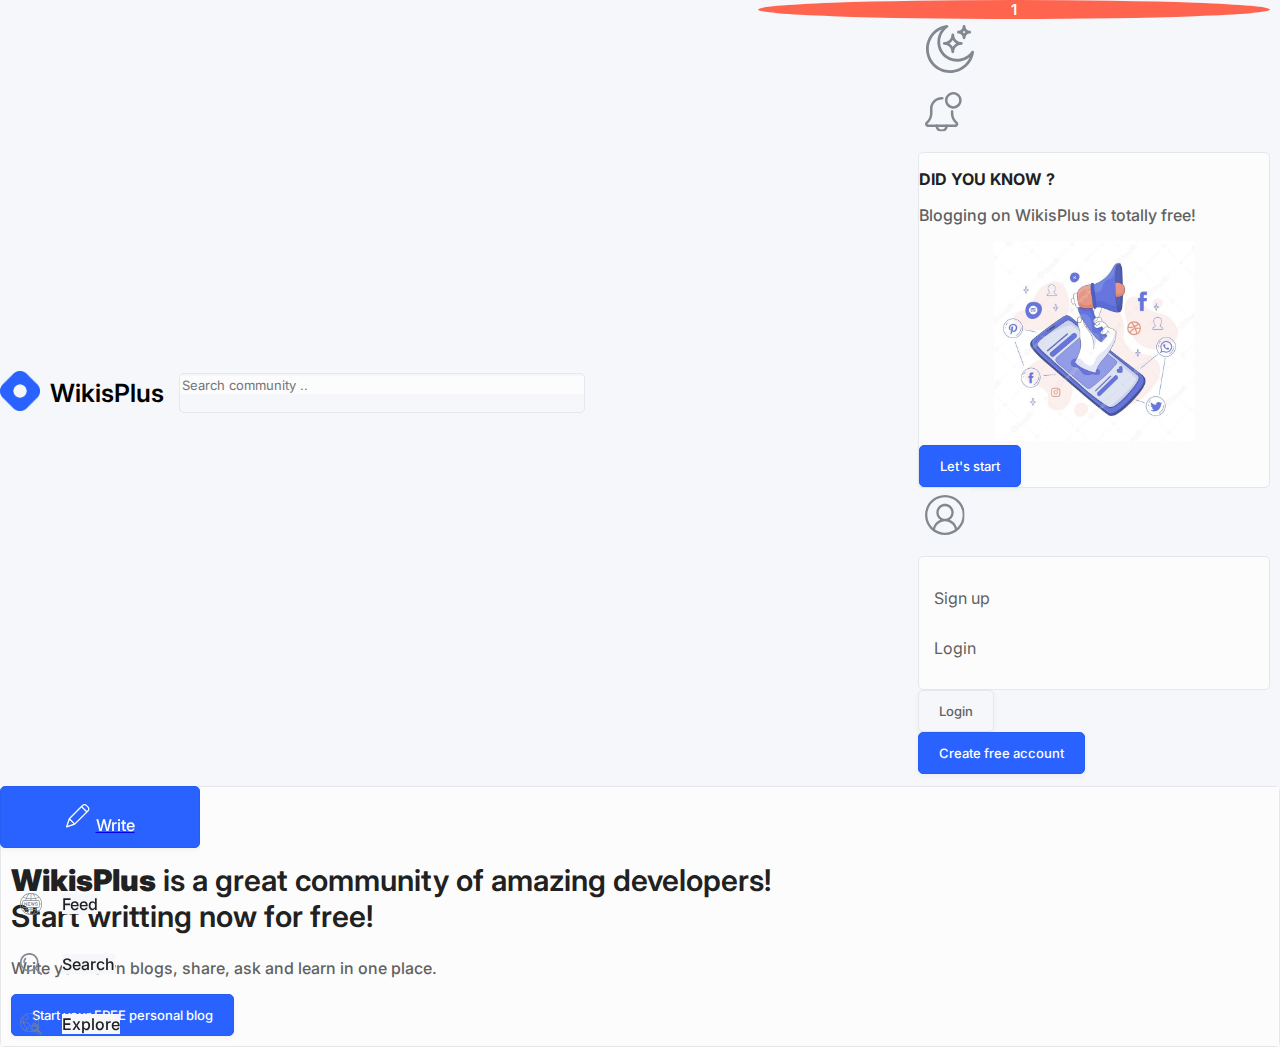
<file: index.html>
<!DOCTYPE html PUBLIC "-//W3C//DTD XHTML 1.0 Strict//EN" "http://www.w3.org/TR/xhtml1/DTD/xhtml1-strict.dtd">

<html lang="en" data-theme="light" data-screen="big">
<!-- Landig Page -->

<head>
    <meta name="description"
        content="is a community for developers that shares useful information about IT and develpment strategies, dedicated to people who develop." />
    <meta charset="UTF-8">
    <meta http-equiv="X-UA-Compatible" content="IE=edge">
    <meta name="viewport" content="width=device-width, initial-scale=1.0">
    <meta name="keywords" content="web design, web development ..." />
    <!-- Bootstrap CDN -->
    <link href="https://cdn.jsdelivr.net/npm/bootstrap@5.0.2/dist/css/bootstrap.min.css" rel="stylesheet"
        integrity="sha384-EVSTQN3/azprG1Anm3QDgpJLIm9Nao0Yz1ztcQTwFspd3yD65VohhpuuCOmLASjC" crossorigin="anonymous">

    <!-- Fontawesome CDN -->
    <link rel="stylesheet" href="https://pro.fontawesome.com/releases/v5.10.0/css/all.css"
        integrity="sha384-AYmEC3Yw5cVb3ZcuHtOA93w35dYTsvhLPVnYs9eStHfGJvOvKxVfELGroGkvsg+p" crossorigin="anonymous" />
    <link rel="stylesheet" href="src/css/landing_page.css">
    <title>WikisPlus</title>
</head>

<body class="_body container-fluid">
    <section class="container-fluid landing_page p-0">
        <div class="row relative">
            <div class="col-sm-12 sol-md-12 mb-3 sticky-top">
                <nav class="nav_bar_lg" id="navbar">
                    <div class="nav_bar_content d-flex-spacebetween-center">
                        <div class="header_logo_lg d-flex-center-center">
                            <div class="hum-menu-open" id="open_left_side_menu">
                                <i class="fas fa-bars"></i>
                            </div>
                            <a href="index.html" class="logo_link d-flex-center-center">
                                <div class="logo_png">
                                    <img class="logo" src="assets/brand-icon.png" alt="logo_png" />
                                </div>
                                <div class="brand_txt">
                                    <h1 class="brand">WikisPlus</h1>
                                </div>
                            </a>
                            <div class="search_container">
                                <div class="input-group d-none-1023">
                                    <input type="text" class="form-control" placeholder="Search community ..">
                                    <div class="input-group-append">
                                        <button class="btn s-btn-secondary" type="button" title="Go">
                                            <i class="fa fa-search"></i>
                                        </button>
                                    </div>
                                </div>
                            </div>
                        </div>
                        <div class="header_content d-flex">
                            <div class="dark-light_toggler" title="what's your mode now ?!">
                                <img src="assets/night-mode.svg" alt="theme-icon" class="theme-icon" data-check="checked" data-name="theme" for="switch">
                            </div>
                            <div class="dropdown">
                                <button type="button" class="prof-not-btn" data-bs-toggle="dropdown"
                                    aria-expanded="false">
                                    <img src="assets/notification.svg" alt="notification" class="not-icon">
                                </button>
                                <div class="notification-count"><span id="not-counter">1</span></div>
                                <div class="dropdown-menu prof-not-menu p-2">
                                    <div class="notification-menu-content">
                                        <div class="notification-menu-header">
                                            <p class="notification-menu-header-tit"><strong>DID YOU KNOW ?</strong>
                                            </p>
                                            <p class="notification-menu-header-txt">Blogging on WikisPlus is totally
                                                free!</p>
                                        </div>
                                        <div class="image-container">
                                            <img src="assets/not.jpg" alt="not-img" width="200">
                                        </div>
                                        <div class="notification-btn-container">
                                            <a href="#" class="btn_link" title="click to sign in">
                                                <button class="btn_prime wel_btn w-100 mt-3">Let's start</button>
                                            </a>
                                        </div>
                                    </div>
                                </div>
                            </div>
                            <div class="dropdown">
                                <button type="button" class="prof-not-btn" data-bs-toggle="dropdown"
                                    aria-expanded="false">
                                    <img src="assets/user.svg" alt="user" class="user-icon">
                                </button>
                                <div class="dropdown-menu prof-not-menu p-2 mr-2">
                                    <div class="user-menu-content">
                                        <ul class="menu_items">
                                            <a href="#" class="menu_item">
                                                <li class="item border-rad-5">Sign up</li>
                                            </a>
                                            <a href="src/pages/login.html" class="menu_item">
                                                <li class="item border-rad-5">Login</li>
                                            </a>
                                        </ul>
                                    </div>
                                </div>
                            </div>
                            <div class="header_btns_container">
                                <div class="btn">
                                    <a href="src/pages/login.html" class="btn_link" title="click to sign in">
                                        <button class="btn_second prime-link-login">Login</button>
                                    </a>
                                </div>
                                <div class="btn">
                                    <a href="src/pages/signup.html" class="btn_link" title="join our community">
                                        <button class="btn_prime prime-link-signup">Create free account</button>
                                    </a>
                                </div>
                            </div>
                        </div>
                    </div>
                </nav>
            </div>
            <div class="col-sm-12 col-md-3 col-lg-2">
                <div class="page_node left_side">
                    <div class="fixed main-menu-container scroll-y">
                        <div class="wel_area border-rad-5 w-100">
                            <div class="wel_btns mt-2">
                                <div class="btn">
                                    <a href="src/pages/signup.html" class="btn_link" title="join our community">
                                        <button class="btn_prime wel_btn d-flex-center-center">
                                            <img src="assets/pen.svg" alt="pen" width="30" class="pen-img">
                                            <p class="btn_txt">Write</p>
                                        </button>
                                    </a>
                                </div>
                            </div>
                        </div>
                        <div class="main_menu mt-1">
                            <ul class="menu_items">
                                <a href="src/pages/feeds.html" class="menu_item">
                                    <img src="assets/news.svg" alt="item_icon" class="item_icon">
                                    <li class="item">Feed</li>
                                </a>
                                <a href="#" class="menu_item">
                                    <img src="assets/search.svg" alt="item_icon" class="item_icon">
                                    <li class="item">Search</li>
                                </a>
                                <a href="#" class="menu_item">
                                    <img src="assets/geography.svg" alt="item_icon" class="item_icon">
                                    <li class="item">Explore</li>
                                </a>
                                <a href="#" class="menu_item">
                                    <img src="assets/hashtag.svg" alt="item_icon" class="item_icon">
                                    <li class="item">Tags</li>
                                </a>
                                <a href="#" class="menu_item">
                                    <img src="assets/bookmark-white.svg" alt="item_icon" class="item_icon">
                                    <li class="item">Bookmarks</li>
                                </a>
                                <a href="#" class="menu_item">
                                    <img src="assets/down-arrow.svg" alt="item_icon" class="item_icon">
                                    <li class="item">More</li>
                                </a>
                            </ul>
                        </div>
                    </div>
                </div>
            </div>
            <div class="col-sm-12 col-md-9 col-lg-10">
                <div class="page_node rigth_side has_border border-rad-5 text-center">
                    <div class="rigth_side_block has_bott_border w-100">
                        <div class="wel_block_content p-1">
                            <h2 class="main_tit">
                                <strong>WikisPlus</strong> is a great community of amazing developers!<br />Start
                                writting now for
                                free!
                            </h2>
                            <p class="sub_main_txt">
                                Write your own blogs, share, ask and learn in one place.
                            </p>
                            <div class="wel_block_btn  mt-3">
                                <div class="btn">
                                    <a href="src/pages/login.html" class="btn_link" title="join our community">
                                        <button class="btn_prime">Start your FREE personal
                                            blog</button>
                                    </a>
                                </div>
                            </div>
                        </div>
                    </div>
                </div>
            </div>
        </div>
    </section>
    <section class="mob-left-menu" id="mob-left-menu-container">
        <div class="mob-left-menu-content" id="mob-left-menu">
            <div class="wel_area has_border border-rad-5 p-2">
                <div class="wel_txt">
                    <strong>WikisPlus</strong> is a great community of amazing developers!<br />Start writting now for
                    free!
                </div>
                <div class="wel_btns mt-2">
                    <div class="btn">
                        <a href="src/pages/signup.html" class="btn_link" title="join our community">
                            <button class="btn_prime wel_btn d-flex-center-center">
                                <img src="assets/pen.svg" alt="pen" width="30" class="pen-img">
                                <p class="btn_txt">Write</p>
                            </button>
                        </a>
                    </div>
                    <div class="btn mt-2">
                        <a href="src/pages/login.html" class="btn_link" title="click to sign in">
                            <button class="btn_second wel_btn">Login</button>
                        </a>
                    </div>
                </div>
            </div>
            <div class="main_menu mt-1 main_menu_mob">
                <ul class="menu_items">
                    <a href="src/pages/feeds.html" class="menu_item">
                        <img src="assets/news.svg" alt="item_icon" class="item_icon">
                        <li class="item">Feed</li>
                    </a>
                    <a href="#" class="menu_item">
                        <img src="assets/search.svg" alt="item_icon" class="item_icon">
                        <li class="item">Search</li>
                    </a>
                    <a href="#" class="menu_item">
                        <img src="assets/geography.svg" alt="item_icon" class="item_icon">
                        <li class="item">Explore</li>
                    </a>
                    <a href="#" class="menu_item">
                        <img src="assets/hashtag.svg" alt="item_icon" class="item_icon">
                        <li class="item">Tags</li>
                    </a>
                    <a href="#" class="menu_item">
                        <img src="assets/bookmark-white.svg" alt="item_icon" class="item_icon">
                        <li class="item">Bookmarks</li>
                    </a>
                    <a href="#" class="menu_item">
                        <img src="assets/down-arrow.svg" alt="item_icon" class="item_icon">
                        <li class="item">More</li>
                    </a>
                </ul>
            </div>
        </div>
        <div id="close-left-menu">
            <img src="assets/cancel.svg" alt="close" id="close-menu-btn">
        </div>
    </section>
    <script src="src\JS\index.js"></script>
    <script src="https://cdn.jsdelivr.net/npm/bootstrap@5.1.0/dist/js/bootstrap.bundle.min.js"
        integrity="sha384-U1DAWAznBHeqEIlVSCgzq+c9gqGAJn5c/t99JyeKa9xxaYpSvHU5awsuZVVFIhvj"
        crossorigin="anonymous"></script>
</body>

</html>
</file>
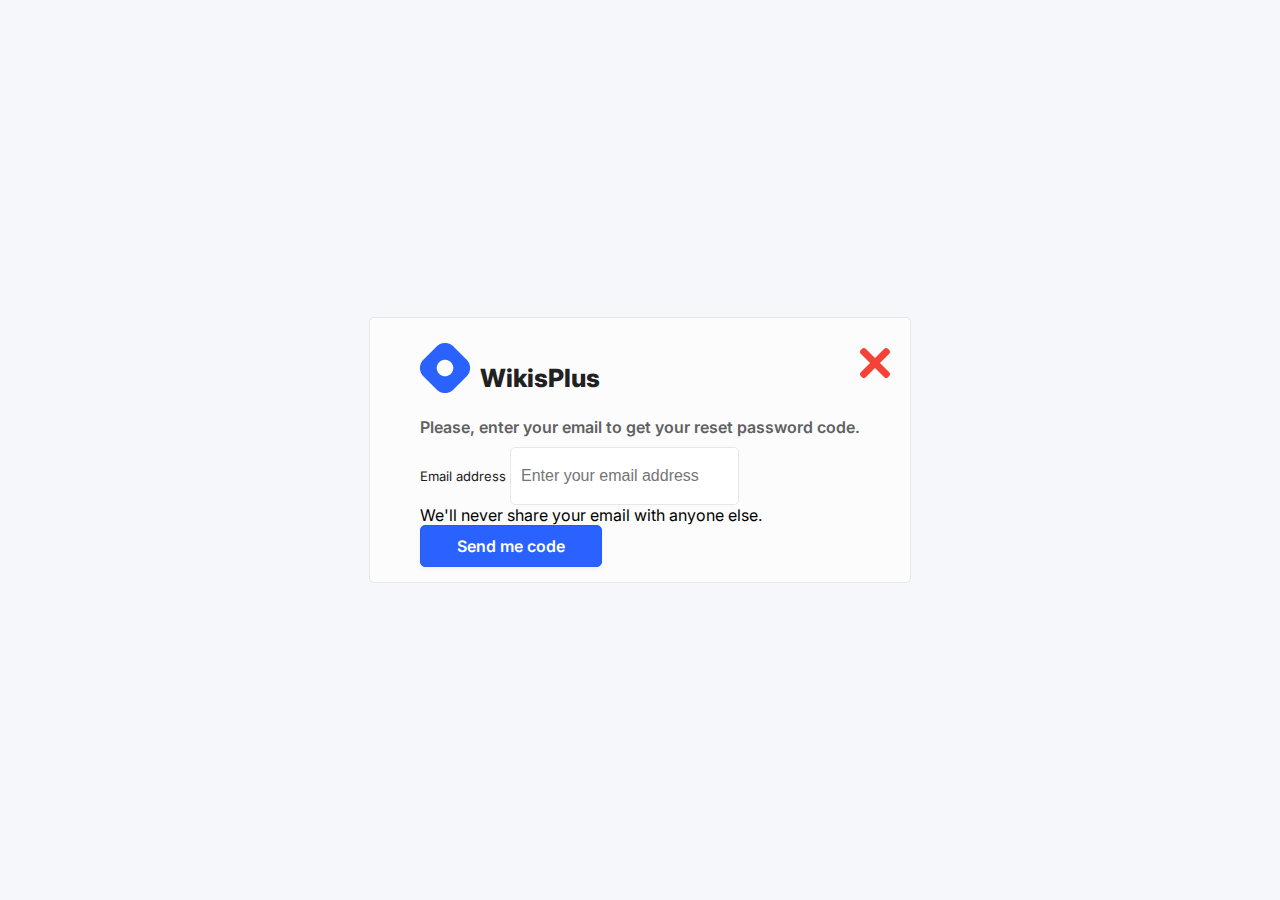
<file: src/pages/forgetpass.html>
<!DOCTYPE html PUBLIC "-//W3C//DTD XHTML 1.0 Strict//EN" "http://www.w3.org/TR/xhtml1/DTD/xhtml1-strict.dtd">

<html lang="en" data-theme="light" data-screen="big">
<!-- Forget Password Page -->

<head>
    <meta name="description"
        content="is a community for developers that shares useful information about IT and develpment strategies, dedicated to people who develop." />
    <meta charset="UTF-8">
    <meta http-equiv="X-UA-Compatible" content="IE=edge">
    <meta name="viewport" content="width=device-width, initial-scale=1.0">
    <meta name="keywords" content="web design, web development ..." />
    <!-- Bootstrap CDN -->
    <link href="https://cdn.jsdelivr.net/npm/bootstrap@5.0.2/dist/css/bootstrap.min.css" rel="stylesheet"
        integrity="sha384-EVSTQN3/azprG1Anm3QDgpJLIm9Nao0Yz1ztcQTwFspd3yD65VohhpuuCOmLASjC" crossorigin="anonymous">

    <link rel="stylesheet" href="../css/signup-login.css">
    <title>Forget pass || WikisPlus</title>
</head>

<body class="_body container-fluid d-flex-center-center">

    <section class="login-signup-box has_border border-rad-5">
        <div class="box-content">
            <header class="header-section">
                <div class="header-logo-lg">
                    <a href="../../index.html" class="logo_link d-flex-start">
                        <div class="logo_png">
                            <img class="logo" src="../../assets/brand-icon.png" alt="logo_png" />
                        </div>
                        <div class="brand_txt ">
                            <h1 class="brand">WikisPlus</h1>
                        </div>
                    </a>
                </div>
                <div class="header-txt">
                    <p class="txt">
                        Please, enter your email to get your reset password code.
                    </p>
                </div>
            </header>
            <form action="#" method="POST" class="form">
                <div class="mb-3">
                    <label for="exampleInputEmail1" class="form-label">Email address</label>
                    <input type="email" required class="form-control has_border border-rad-5"
                        placeholder="Enter your email address" id="exampleInputEmail1" aria-describedby="emailHelp">
                    <div id="emailHelp" class="form-text">We'll never share your email with anyone else.</div>
                </div>
                <button type="submit" class="btn btn_prime">Send me code</button>
            </form>
            <div class="go-back-container" id="go-back-container">
                <a href="../../src/pages/login.html" class="go-back">
                    <img src="../../assets/logos/close.svg" alt="leftback" width="30">
                </a>
            </div>
    </section>

    <!-- Scripts -->
    <script src="https://cdn.jsdelivr.net/npm/bootstrap@5.1.0/dist/js/bootstrap.bundle.min.js"
        integrity="sha384-U1DAWAznBHeqEIlVSCgzq+c9gqGAJn5c/t99JyeKa9xxaYpSvHU5awsuZVVFIhvj"
        crossorigin="anonymous"></script>
</body>

</html>
</file>
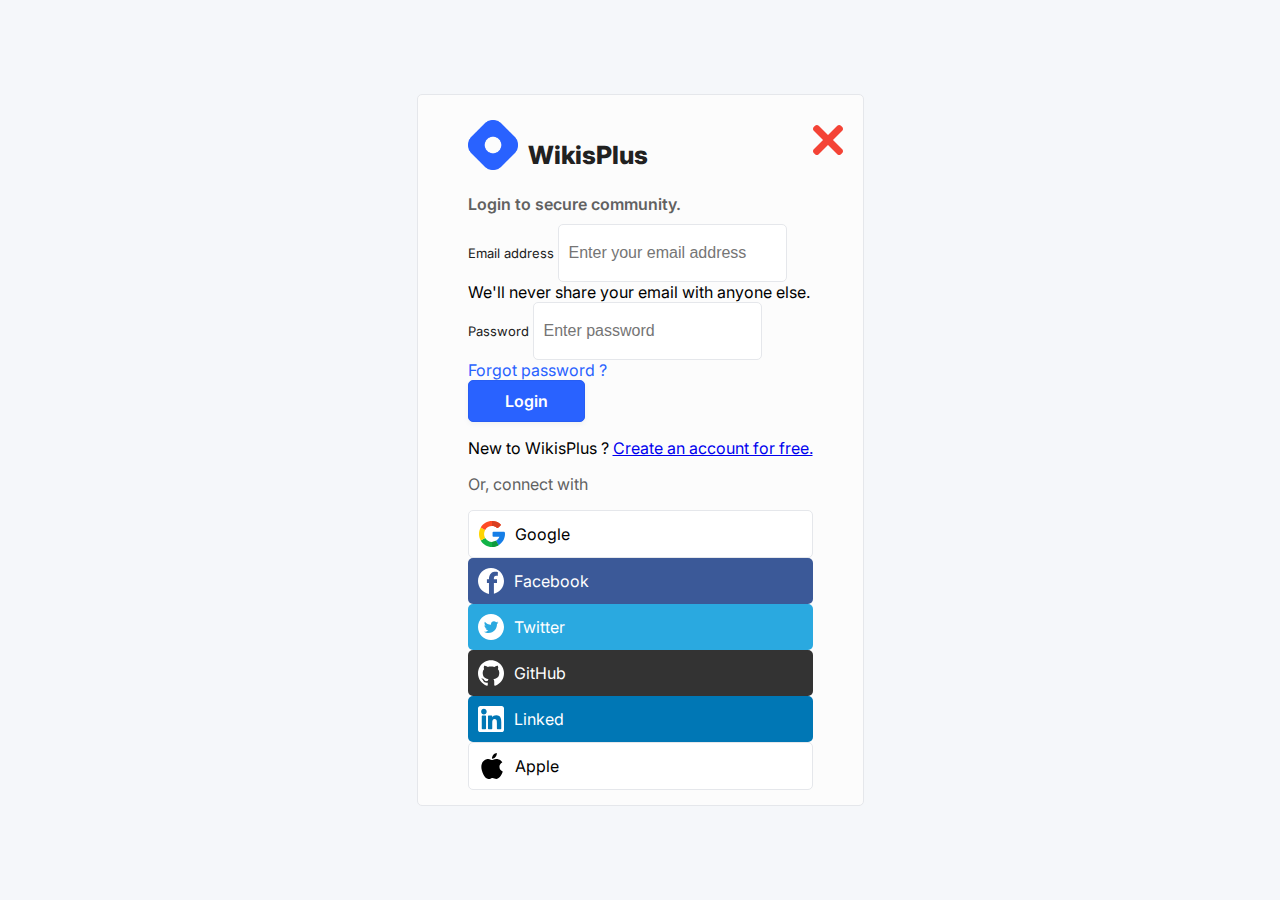
<file: src/pages/login.html>
<!DOCTYPE html PUBLIC "-//W3C//DTD XHTML 1.0 Strict//EN" "http://www.w3.org/TR/xhtml1/DTD/xhtml1-strict.dtd">

<html lang="en" data-theme="light" data-screen="big">
<!-- Login Page -->

<head>
    <meta name="description"
        content="is a community for developers that shares useful information about IT and develpment strategies, dedicated to people who develop." />
    <meta charset="UTF-8">
    <meta http-equiv="X-UA-Compatible" content="IE=edge">
    <meta name="viewport" content="width=device-width, initial-scale=1.0">
    <meta name="keywords" content="web design, web development ..." />
    <!-- Bootstrap CDN -->
    <link href="https://cdn.jsdelivr.net/npm/bootstrap@5.0.2/dist/css/bootstrap.min.css" rel="stylesheet"
        integrity="sha384-EVSTQN3/azprG1Anm3QDgpJLIm9Nao0Yz1ztcQTwFspd3yD65VohhpuuCOmLASjC" crossorigin="anonymous">

    <link rel="stylesheet" href="../css/signup-login.css">
    <title>Login to WikisPlus</title>
</head>

<body class="_body container-fluid d-flex-center-center">

    <section class="login-signup-box has_border border-rad-5">
        <div class="box-content">
            <header class="header-section">
                <div class="header-logo-lg">
                    <a href="../../index.html" class="logo_link d-flex-start">
                        <div class="logo_png">
                            <img class="logo" src="../../assets/brand-icon.png" alt="logo_png" />
                        </div>
                        <div class="brand_txt ">
                            <h1 class="brand">WikisPlus</h1>
                        </div>
                    </a>
                </div>
                <div class="header-txt">
                    <p class="txt">
                        Login to secure community.
                    </p>
                </div>
            </header>
            <form action="#" method="POST" class="form">
                <div class="mb-3">
                    <label for="exampleInputEmail1" class="form-label">Email address</label>
                    <input type="email" required class="form-control has_border border-rad-5"
                        placeholder="Enter your email address" id="exampleInputEmail1" aria-describedby="emailHelp">
                    <div id="emailHelp" class="form-text">We'll never share your email with anyone else.</div>
                </div>
                <div class="mb-3">
                    <label for="exampleInputPassword1" class="form-label">Password</label>
                    <input type="password" required class="form-control has_border border-rad-5"
                        placeholder="Enter password" id="exampleInputPassword1">
                    <div id="emailHelp" class="form-text forgot"><a href="forgetpass.html" class="forgot-link">Forgot password ?</a>
                    </div>
                </div>
                <button type="submit" class="btn btn_prime">Login</button>
            </form>
            <div class="go-back-container" id="go-back-container">
                <a href="../../index.html" class="go-back">
                    <img src="../../assets/logos/close.svg" alt="leftback" width="30">
                </a>
            </div>
            <div class="dir-new-user text-center">
                <p class="newuser-txt">New to WikisPlus ? <a href="signup.html">Create an account for free.</a></p>
            </div>
            <div class="container con-with-container mt-3 p-0">
                <header class="con-with-header text-center">
                    <p class="header-txt">
                        Or, connect with
                    </p>
                </header>
                <div class="row">
                    <div class="col-sm-12 col-md-6 col-lg-4">
                        <div class="con-option mb-3">
                            <a href="#" class="con-option-link">
                                <button class="con-option-btn d-flex-start border-rad-5" id="google">
                                    <img src="../../assets/logos/google.svg" alt="con-option-logo" class="con-option-logo">
                                    Google
                                </button>
                            </a>
                        </div>
                    </div>
                    <div class="col-sm-12 col-md-6 col-lg-4">
                        <div class="con-option mb-3">
                            <a href="#" class="con-option-link">
                                <button class="con-option-btn d-flex-start border-rad-5" id="facebook">
                                    <img src="../../assets/logos/facebook-logo-in-circular-shape.svg" alt="con-option-logo"
                                        class="con-option-logo">
                                    Facebook
                                </button>
                            </a>
                        </div>
                    </div>
                    <div class="col-sm-12 col-md-6 col-lg-4">
                        <div class="con-option mb-3">
                            <a href="#" class="con-option-link">
                                <button class="con-option-btn d-flex-start border-rad-5" id="twitter">
                                    <img src="../../assets/logos/twitter.svg" alt="con-option-logo" class="con-option-logo">
                                    Twitter
                                </button>
                            </a>
                        </div>
                    </div>
                    <div class="col-sm-12 col-md-6 col-lg-4">
                        <div class="con-option mb-3">
                            <a href="#" class="con-option-link">
                                <button class="con-option-btn d-flex-start border-rad-5" id="github">
                                    <img src="../../assets/logos/github-logo.svg" alt="con-option-logo"
                                        class="con-option-logo">
                                    GitHub
                                </button>
                            </a>
                        </div>
                    </div>
                    <div class="col-sm-12 col-md-6 col-lg-4">
                        <div class="con-option mb-3">
                            <a href="#" class="con-option-link">
                                <button class="con-option-btn d-flex-start border-rad-5" id="linkedin">
                                    <img src="../../assets/logos/linkedin.svg" alt="con-option-logo" class="con-option-logo">
                                    Linked
                                </button>
                            </a>
                        </div>
                    </div>
                    <div class="col-sm-12 col-md-6 col-lg-4">
                        <div class="con-option mb-3">
                            <a href="#" class="con-option-link">
                                <button class="con-option-btn d-flex-start border-rad-5" id="apple">
                                    <img src="../../assets/logos/apple.svg" alt="con-option-logo" class="con-option-logo">
                                    Apple
                                </button>
                            </a>
                        </div>
                    </div>
                </div>
            </div>
        </div>
    </section>

    <!-- Scripts -->
    <script src="https://cdn.jsdelivr.net/npm/bootstrap@5.1.0/dist/js/bootstrap.bundle.min.js"
        integrity="sha384-U1DAWAznBHeqEIlVSCgzq+c9gqGAJn5c/t99JyeKa9xxaYpSvHU5awsuZVVFIhvj"
        crossorigin="anonymous"></script>
</body>

</html>
</file>
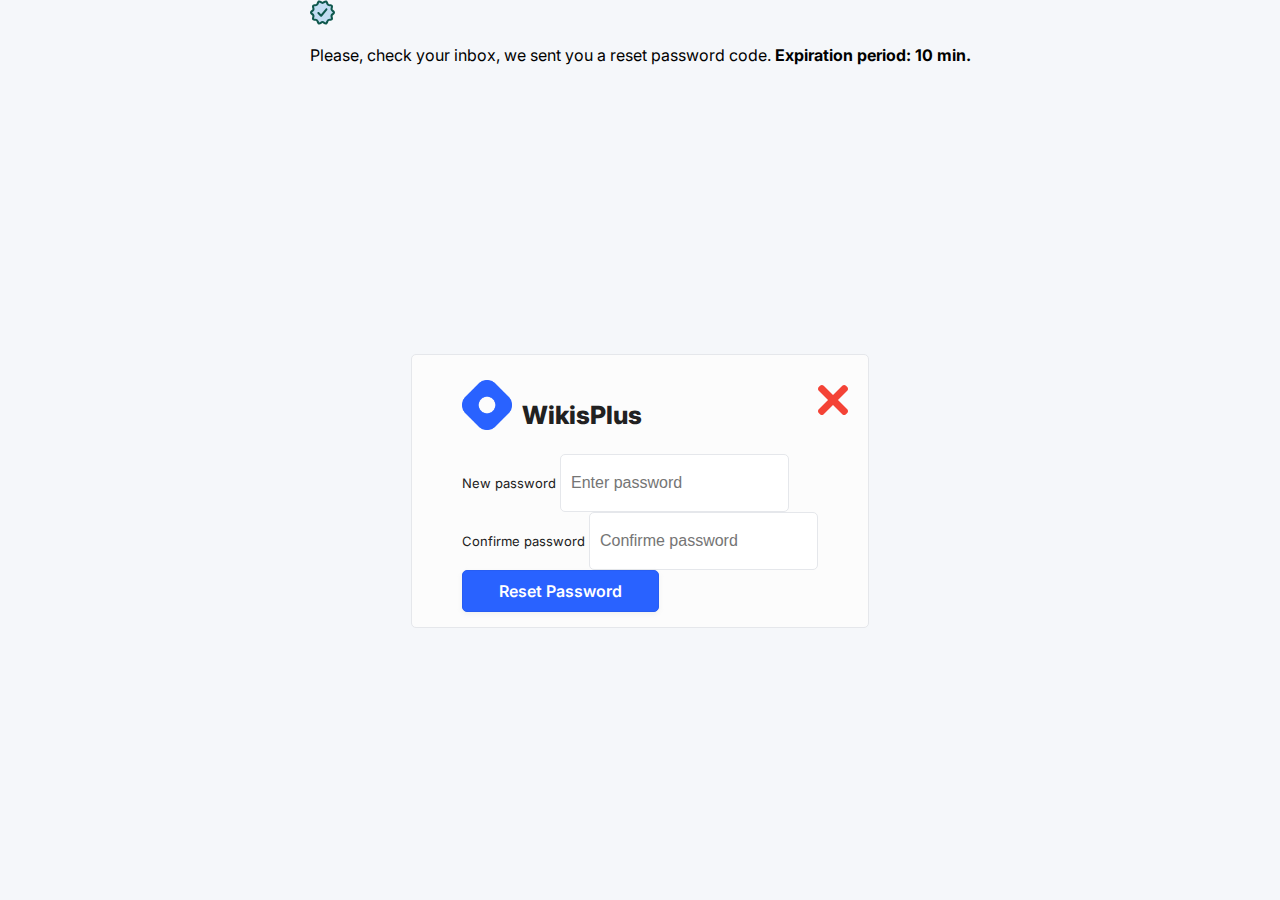
<file: src/pages/resetpass.html>
<!DOCTYPE html PUBLIC "-//W3C//DTD XHTML 1.0 Strict//EN" "http://www.w3.org/TR/xhtml1/DTD/xhtml1-strict.dtd">

<html lang="en" data-theme="light" data-screen="big">
<!-- Reset Password Page -->

<head>
    <meta name="description"
        content="is a community for developers that shares useful information about IT and develpment strategies, dedicated to people who develop." />
    <meta charset="UTF-8">
    <meta http-equiv="X-UA-Compatible" content="IE=edge">
    <meta name="viewport" content="width=device-width, initial-scale=1.0">
    <meta name="keywords" content="web design, web development ..." />
    <!-- Bootstrap CDN -->
    <link href="https://cdn.jsdelivr.net/npm/bootstrap@5.0.2/dist/css/bootstrap.min.css" rel="stylesheet"
        integrity="sha384-EVSTQN3/azprG1Anm3QDgpJLIm9Nao0Yz1ztcQTwFspd3yD65VohhpuuCOmLASjC" crossorigin="anonymous">

    <link rel="stylesheet" href="../css/signup-login.css">
    <title>Reset password || WikisPlus</title>
</head>

<body class="_body container-fluid d-flex-center-center f-dir">
    <div class="alert alert-success d-flex align-items-center mt-3" role="alert">
        <img src="../../assets/logos/checked.svg" alt="success" width="25">
        <div>
            <p class="m-2">
                Please, check your inbox, we sent you a reset password code. <strong>Expiration period: 10 min.</strong>
            </p>

        </div>
    </div>
    <section class="login-signup-box has_border border-rad-5 mt-2">

        <div class="box-content">
            <header class="header-section">
                <div class="header-logo-lg">
                    <a href="../../index.html" class="logo_link d-flex-start">
                        <div class="logo_png">
                            <img class="logo" src="../../assets/brand-icon.png" alt="logo_png" />
                        </div>
                        <div class="brand_txt ">
                            <h1 class="brand">WikisPlus</h1>
                        </div>
                    </a>
                </div>
            </header>
            <form action="#" method="POST" class="form">
                <div class="mb-3">
                    <label for="exampleInputPassword1" class="form-label">New password</label>
                    <input type="password" required class="form-control has_border border-rad-5"
                        placeholder="Enter password" id="exampleInputPassword1">
                </div>
                <div class="mb-3">
                    <label for="exampleInputPassword1" class="form-label">Confirme password</label>
                    <input type="password" required class="form-control has_border border-rad-5"
                        placeholder="Confirme password" id="exampleInputPassword1">
                </div>
                <button type="submit" class="btn btn_prime w-100">Reset Password</button>
            </form>
            <div class="go-back-container" id="go-back-container">
                <a href="../../src/pages/login.html" class="go-back">
                    <img src="../../assets/logos/close.svg" alt="leftback" width="30">
                </a>
            </div>
    </section>

    <!-- Scripts -->
    <script src="https://cdn.jsdelivr.net/npm/bootstrap@5.1.0/dist/js/bootstrap.bundle.min.js"
        integrity="sha384-U1DAWAznBHeqEIlVSCgzq+c9gqGAJn5c/t99JyeKa9xxaYpSvHU5awsuZVVFIhvj"
        crossorigin="anonymous"></script>
</body>

</html>
</file>
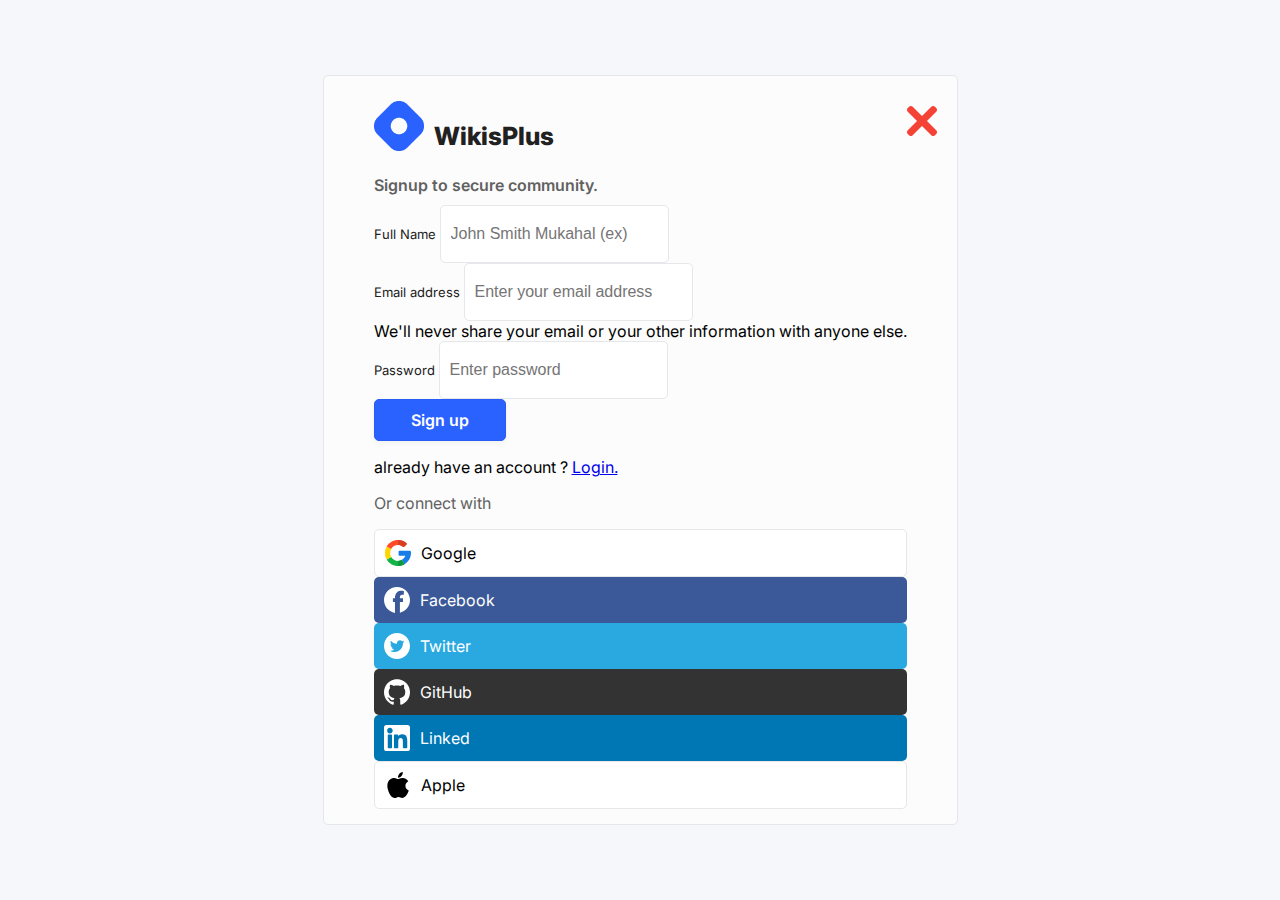
<file: src/pages/signup.html>
<!DOCTYPE html PUBLIC "-//W3C//DTD XHTML 1.0 Strict//EN" "http://www.w3.org/TR/xhtml1/DTD/xhtml1-strict.dtd">

<html lang="en" data-theme="light" data-screen="big">
<!-- Signup Page -->

<head>
    <meta name="description"
        content="is a community for developers that shares useful information about IT and develpment strategies, dedicated to people who develop." />
    <meta charset="UTF-8">
    <meta http-equiv="X-UA-Compatible" content="IE=edge">
    <meta name="viewport" content="width=device-width, initial-scale=1.0">
    <meta name="keywords" content="web design, web development ..." />
    <!-- Bootstrap CDN -->
    <link href="https://cdn.jsdelivr.net/npm/bootstrap@5.0.2/dist/css/bootstrap.min.css" rel="stylesheet"
        integrity="sha384-EVSTQN3/azprG1Anm3QDgpJLIm9Nao0Yz1ztcQTwFspd3yD65VohhpuuCOmLASjC" crossorigin="anonymous">

    <link rel="stylesheet" href="../css/signup-login.css">
    <title>Signup to WikisPlus</title>
</head>

<body class="_body container-fluid d-flex-center-center">

    <section class="login-signup-box has_border border-rad-5">
        <div class="box-content">
            <header class="header-section">
                <div class="header-logo-lg">
                    <a href="../../index.html" class="logo_link d-flex-start">
                        <div class="logo_png">
                            <img class="logo" src="../../assets/brand-icon.png" alt="logo_png" />
                        </div>
                        <div class="brand_txt ">
                            <h1 class="brand">WikisPlus</h1>
                        </div>
                    </a>
                </div>
                <div class="header-txt">
                    <p class="txt">
                        Signup to secure community.
                    </p>
                </div>
            </header>
            <form action="#" method="POST" class="form">
                <div class="mb-3">
                    <label for="exampleInputPassword1" class="form-label">Full Name</label>
                    <input type="text" required class="form-control has_border border-rad-5"
                        placeholder="John Smith Mukahal (ex)" id="exampleInputPassword1">
                </div>
                <div class="mb-3">
                    <label for="exampleInputEmail1" class="form-label">Email address</label>
                    <input type="email" required class="form-control has_border border-rad-5"
                        placeholder="Enter your email address" id="exampleInputEmail1" aria-describedby="emailHelp">
                    <div id="emailHelp" class="form-text">We'll never share your email or your other information with
                        anyone else.</div>
                </div>
                <div class="mb-3">
                    <label for="exampleInputPassword1" class="form-label">Password</label>
                    <input type="password" required class="form-control has_border border-rad-5"
                        placeholder="Enter password" id="exampleInputPassword1">
                </div>
                <button type="submit" class="btn btn_prime">Sign up</button>
            </form>
            <div class="go-back-container" id="go-back-container">
                <a href="../../index.html" class="go-back">
                    <img src="../../assets/logos/close.svg" alt="leftback" width="30">
                </a>
            </div>
            <div class="dir-new-user text-center">
                <p class="newuser-txt">already have an account ? <a href="login.html">Login.</a></p>
            </div>
            <div class="container con-with-container mt-3 p-0 relative">
                <header class="con-with-header text-center">
                    <p class="header-txt">
                        Or connect with
                    </p>
                </header>
                <div class="row">
                    <div class="col-sm-12 col-md-6 col-lg-4">
                        <div class="con-option mb-3">
                            <a href="#" class="con-option-link">
                                <button class="con-option-btn d-flex-start border-rad-5" id="google">
                                    <img src="../../assets/logos/google.svg" alt="con-option-logo"
                                        class="con-option-logo">
                                    Google
                                </button>
                            </a>
                        </div>
                    </div>
                    <div class="col-sm-12 col-md-6 col-lg-4">
                        <div class="con-option mb-3">
                            <a href="#" class="con-option-link">
                                <button class="con-option-btn d-flex-start border-rad-5" id="facebook">
                                    <img src="../../assets/logos/facebook-logo-in-circular-shape.svg"
                                        alt="con-option-logo" class="con-option-logo">
                                    Facebook
                                </button>
                            </a>
                        </div>
                    </div>
                    <div class="col-sm-12 col-md-6 col-lg-4">
                        <div class="con-option mb-3">
                            <a href="#" class="con-option-link">
                                <button class="con-option-btn d-flex-start border-rad-5" id="twitter">
                                    <img src="../../assets/logos/twitter.svg" alt="con-option-logo"
                                        class="con-option-logo">
                                    Twitter
                                </button>
                            </a>
                        </div>
                    </div>
                    <div class="col-sm-12 col-md-6 col-lg-4">
                        <div class="con-option mb-3">
                            <a href="#" class="con-option-link">
                                <button class="con-option-btn d-flex-start border-rad-5" id="github">
                                    <img src="../../assets/logos/github-logo.svg" alt="con-option-logo"
                                        class="con-option-logo">
                                    GitHub
                                </button>
                            </a>
                        </div>
                    </div>
                    <div class="col-sm-12 col-md-6 col-lg-4">
                        <div class="con-option mb-3">
                            <a href="#" class="con-option-link">
                                <button class="con-option-btn d-flex-start border-rad-5" id="linkedin">
                                    <img src="../../assets/logos/linkedin.svg" alt="con-option-logo"
                                        class="con-option-logo">
                                    Linked
                                </button>
                            </a>
                        </div>
                    </div>
                    <div class="col-sm-12 col-md-6 col-lg-4">
                        <div class="con-option mb-3">
                            <a href="#" class="con-option-link">
                                <button class="con-option-btn d-flex-start border-rad-5" id="apple">
                                    <img src="../../assets/logos/apple.svg" alt="con-option-logo"
                                        class="con-option-logo">
                                    Apple
                                </button>
                            </a>
                        </div>
                    </div>
                </div>
            </div>
        </div>
    </section>

    <!-- Scripts -->
    <script src="https://cdn.jsdelivr.net/npm/bootstrap@5.1.0/dist/js/bootstrap.bundle.min.js"
        integrity="sha384-U1DAWAznBHeqEIlVSCgzq+c9gqGAJn5c/t99JyeKa9xxaYpSvHU5awsuZVVFIhvj"
        crossorigin="anonymous"></script>
</body>

</html>
</file>
<file: src/css/landing_page.css>
@import url(index.css);


/* Left side */


.wel_area .wel_txt {
    color: var(--color-text) ;
    font-size: var(--sub-sub-text-size);
    font-weight: var(--sub-title-weight);
}

.wel_area .wel_btns {
    width: 100%;
}

.wel_area .wel_btns .btn {
    width: 100%;
    padding: 0;
}

.wel_area .wel_btns .btn .btn_link .wel_btn {
    width: 100%;
}
.wel_area .wel_btns .btn .btn_link .wel_btn .pen-img {
    width: 25px;
    margin-right: 5px;
}
.wel_area .wel_btns .btn .btn_link .wel_btn .btn_txt {
    margin-bottom: 0;
    font-size: var(--sub-title-size);
}
.wel_area .wel_btns .btn .btn_link .btn_second {
    background-color: var(--bg-panel);
    box-shadow: none;
}

.wel_area .wel_btns .btn .btn_link .btn_second:hover {
    background-color: var(--bg-hover);
}

/* Right Side */

.landing_page .rigth_side .rigth_side_block {
    padding: 10px;
    background-color: var(--bg-panel);
}

.landing_page .rigth_side .rigth_side_block .wel_block_content {
    padding-top: 20px;
    margin-top: 20px;
}

.landing_page .rigth_side .rigth_side_block .wel_block_content .main_tit {
    color: var(--color-headings) ;
    font-size: var(--main-title-size);
    font-weight: var(--main-title-weight);
}

.landing_page .rigth_side .rigth_side_block .wel_block_content .sub_main_txt {
    font-size: var(--sub-title-size);
    color: var(--color-text);
    font-weight: var(--sub-title-weight);
}
</file>
<file: src/css/signup-login.css>
@import url('index.css');
._body {
    height: 100vh;
}
</file>
